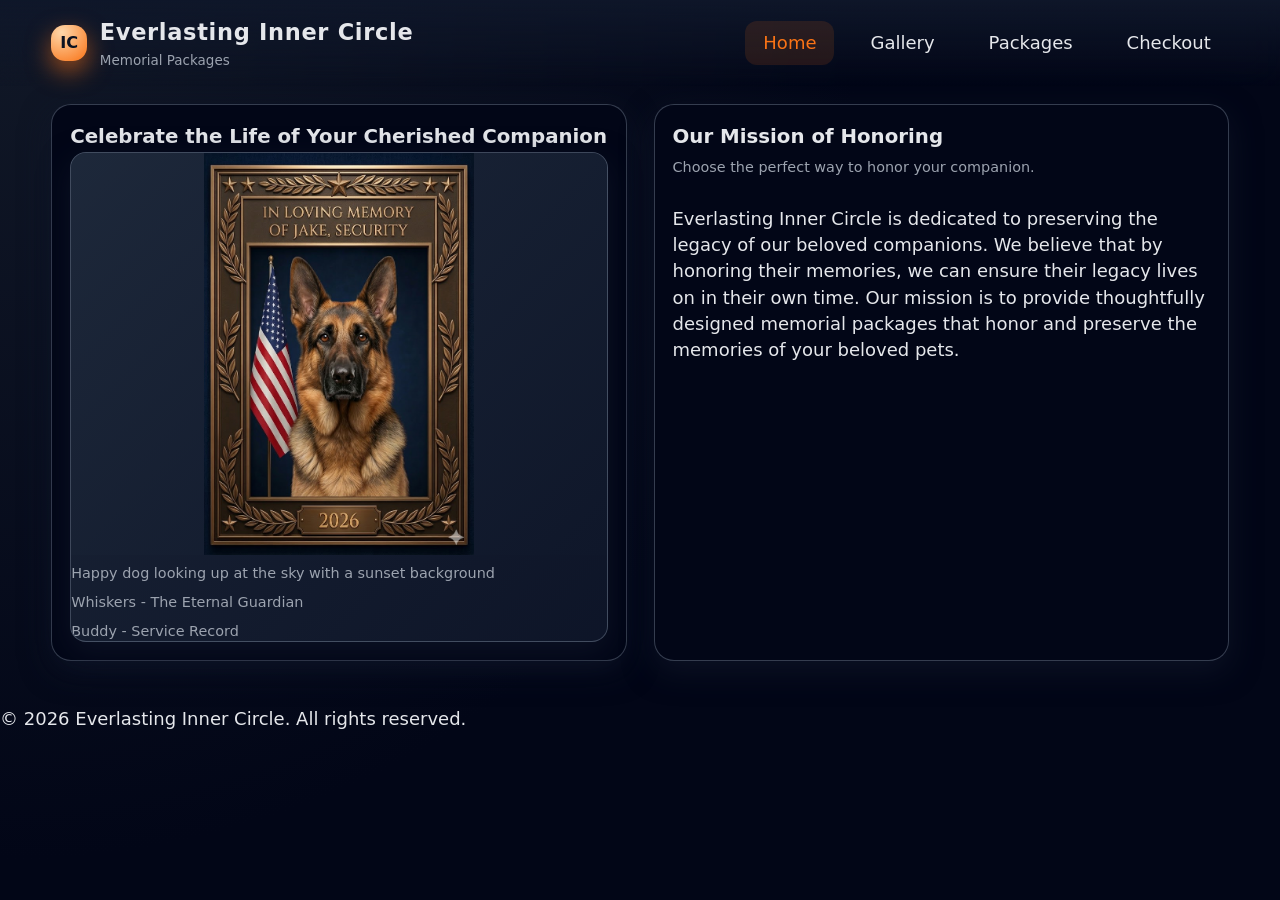
<file: index.html>
<!DOCTYPE html>
<html lang="en">
<head>
    <meta charset="UTF-8">
    <meta name="viewport" content="width=device-width, initial-scale=1.0">
    <title>Everlasting Inner Circle – Welcome</title>
    <link rel="stylesheet" href="style.css">
</head>
<body>
    <header class="site-header">
        <div class="logo-block">
            <div class="logo-mark">IC</div>
            <div class="logo-text">
                <h1>Everlasting Inner Circle</h1>
                <p>Memorial Packages</p>
            </div>
        </div>

        <button id="hamburgerBtn" class="hamburger" aria-controls="mainNav" aria-expanded="false" aria-label="Toggle navigation">
            <span class="hamburger-label">Menu</span>
        </button>

        <nav id="mainNav" class="main-nav" role="navigation">
            <a href="index.html" class="active">Home</a>
            <a href="gallery.html">Gallery</a>
            <a href="sales-items.html">Packages</a>
            <a href="checkout.html">Checkout</a>
        </nav>
    </header>

    <main class="layout landing-layout">
        <section class="panel panel-hero">
            <div class="panel-header">
                <h2>Celebrate the Life of Your Cherished Companion</h2>
            </div>
            <div class="hero-main-image">
                <img src="images/Jake.JPG"
                     srcset="images/Jake.JPG 1200w"
                     sizes="(max-width: 720px) 100vw, 600px"
                     loading="eager"
                     decoding="async"
                     alt="Happy dog looking up at the sky with a sunset background"
                     onerror="this.style.display='none'; this.parentElement.classList.add('image-fallback');">
                <p>Happy dog looking up at the sky with a sunset background</p>
                <p>Whiskers - The Eternal Guardian</p>
                <p>Buddy - Service Record</p>
            </div>

        </section>

        <section class="panel panel-featured">
            <div class="panel-header">
                <h2>Our Mission of Honoring</h2>
                <p class="panel-subtitle">Choose the perfect way to honor your companion.</p>
            </div>
            <p class="mission-desc">Everlasting Inner Circle is dedicated to preserving the legacy of our beloved companions. 
                We believe that by honoring their memories, we can ensure their legacy lives on in their own time. Our mission
                is to provide thoughtfully designed memorial packages that honor and preserve the memories of your beloved 
                pets.
            </p>

        </section>
    </main>

    <footer class="site-footer">
        <p>&copy; 2026 Everlasting Inner Circle. All rights reserved.</p>
    </footer>

    <script src="script.js"></script>
</body>
</html>
</file>
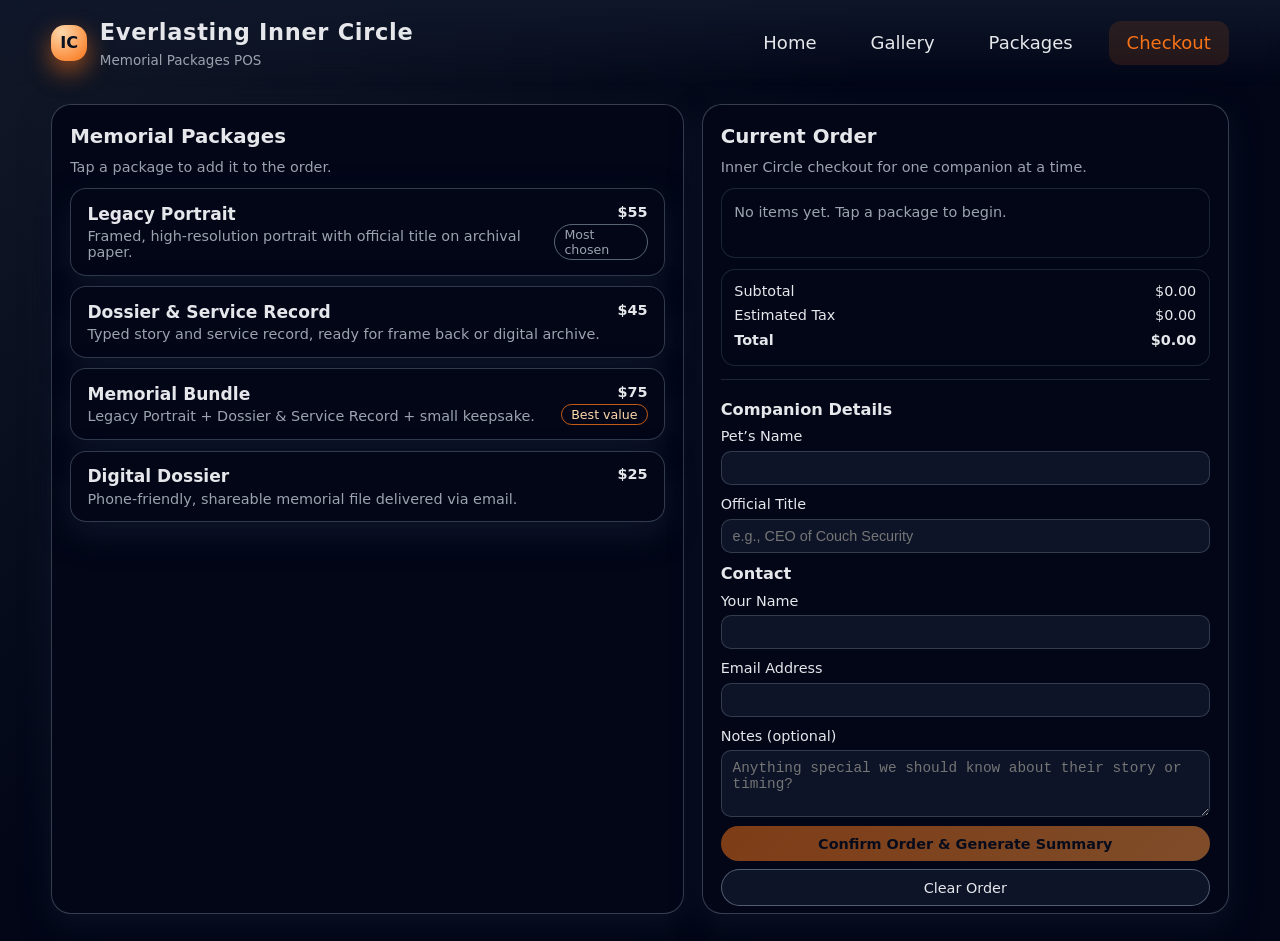
<file: checkout.html>
<!DOCTYPE html>
<html lang="en">
<head>
  <meta charset="UTF-8" />
  <title>Everlasting Inner Circle – Memorial POS</title>
  <meta name="viewport" content="width=device-width, initial-scale=1" />
  <meta
    name="description"
    content="Point-of-sale style ordering for Everlasting Inner Circle memorial packages."
  />
  <link rel="stylesheet" href="style.css" />
</head>
<body>
  <header class="site-header">
    <div class="logo-block">
      <div class="logo-mark">IC</div>
      <div class="logo-text">
        <h1>Everlasting Inner Circle</h1>
        <p>Memorial Packages POS</p>
      </div>
    </div>

    <button id="hamburgerBtn" class="hamburger" aria-controls="mainNav" aria-expanded="false" aria-label="Toggle navigation">
      <span class="hamburger-label">Menu</span>
    </button>

    <nav id="mainNav" class="main-nav" role="navigation">
      <a href="index.html">Home</a>
      <a href="gallery.html">Gallery</a>
      <a href="sales-items.html">Packages</a>
      <a href="checkout.html" class="active">Checkout</a>
    </nav>
  </header>

  <main class="layout">
    <!-- Left: Product selection -->
    <section class="panel panel-products">
      <div class="panel-header">
        <h2>Memorial Packages</h2>
        <p class="panel-subtitle">Tap a package to add it to the order.</p>
      </div>

      <div class="product-grid">
        <button
          class="product-card"
          data-product-id="legacy"
          data-name="Legacy Portrait"
          data-price="55"
        >
          <div class="product-main">
            <h3>Legacy Portrait</h3>
            <p class="product-desc">
              Framed, high-resolution portrait with official title on archival paper.
            </p>
          </div>
          <div class="product-meta">
            <span class="product-price">$55</span>
            <span class="product-tag">Most chosen</span>
          </div>
        </button>

        <button
          class="product-card"
          data-product-id="dossier"
          data-name="Dossier &amp; Service Record"
          data-price="45"
        >
          <div class="product-main">
            <h3>Dossier &amp; Service Record</h3>
            <p class="product-desc">
              Typed story and service record, ready for frame back or digital archive.
            </p>
          </div>
          <div class="product-meta">
            <span class="product-price">$45</span>
          </div>
        </button>

        <button
          class="product-card"
          data-product-id="bundle"
          data-name="Memorial Bundle"
          data-price="75"
        >
          <div class="product-main">
            <h3>Memorial Bundle</h3>
            <p class="product-desc">
              Legacy Portrait + Dossier &amp; Service Record + small keepsake.
            </p>
          </div>
          <div class="product-meta">
            <span class="product-price">$75</span>
            <span class="product-tag product-tag-accent">Best value</span>
          </div>
        </button>

        <button
          class="product-card"
          data-product-id="digital"
          data-name="Digital Dossier"
          data-price="25"
        >
          <div class="product-main">
            <h3>Digital Dossier</h3>
            <p class="product-desc">
              Phone-friendly, shareable memorial file delivered via email.
            </p>
          </div>
          <div class="product-meta">
            <span class="product-price">$25</span>
          </div>
        </button>
      </div>
    </section>

    <!-- Right: Order + checkout -->
    <section class="panel panel-order">
      <div class="panel-header">
        <h2>Current Order</h2>
        <p class="panel-subtitle">Inner Circle checkout for one companion at a time.</p>
      </div>

      <div class="order-summary" id="orderSummary">
        <p class="order-empty">No items yet. Tap a package to begin.</p>
      </div>

      <div class="order-totals">
        <div class="totals-row">
          <span>Subtotal</span>
          <span id="subtotal">$0.00</span>
        </div>
        <div class="totals-row">
          <span>Estimated Tax</span>
          <span id="tax">$0.00</span>
        </div>
        <div class="totals-row totals-row-strong">
          <span>Total</span>
          <span id="total">$0.00</span>
        </div>
      </div>

      <form id="checkoutForm" class="checkout-form" novalidate>
        <h3>Companion Details</h3>

        <div class="form-group">
          <label for="petName">Pet’s Name</label>
          <input type="text" id="petName" name="petName" required />
        </div>

        <div class="form-group">
          <label for="petTitle">Official Title</label>
          <input
            type="text"
            id="petTitle"
            name="petTitle"
            placeholder="e.g., CEO of Couch Security"
            required
          />
        </div>

        <h3>Contact</h3>

        <div class="form-group">
          <label for="yourName">Your Name</label>
          <input type="text" id="yourName" name="yourName" required />
        </div>

        <div class="form-group">
          <label for="email">Email Address</label>
          <input type="email" id="email" name="email" required />
        </div>

        <div class="form-group">
          <label for="notes">Notes (optional)</label>
          <textarea
            id="notes"
            name="notes"
            rows="3"
            placeholder="Anything special we should know about their story or timing?"
          ></textarea>
        </div>

        <div class="checkout-actions">
          <button type="submit" class="primary" id="checkoutBtn" disabled>
            Confirm Order &amp; Generate Summary
          </button>
          <button type="button" class="secondary" id="clearOrderBtn">
            Clear Order
          </button>
        </div>
      </form>

      <section id="orderReceipt" class="receipt hidden">
        <h3>Order Summary</h3>
        <pre id="receiptContent" class="receipt-content"></pre>
      </section>
    </section>
  </main>

  <script src="script.js"></script>
</body>
</html>
</file>
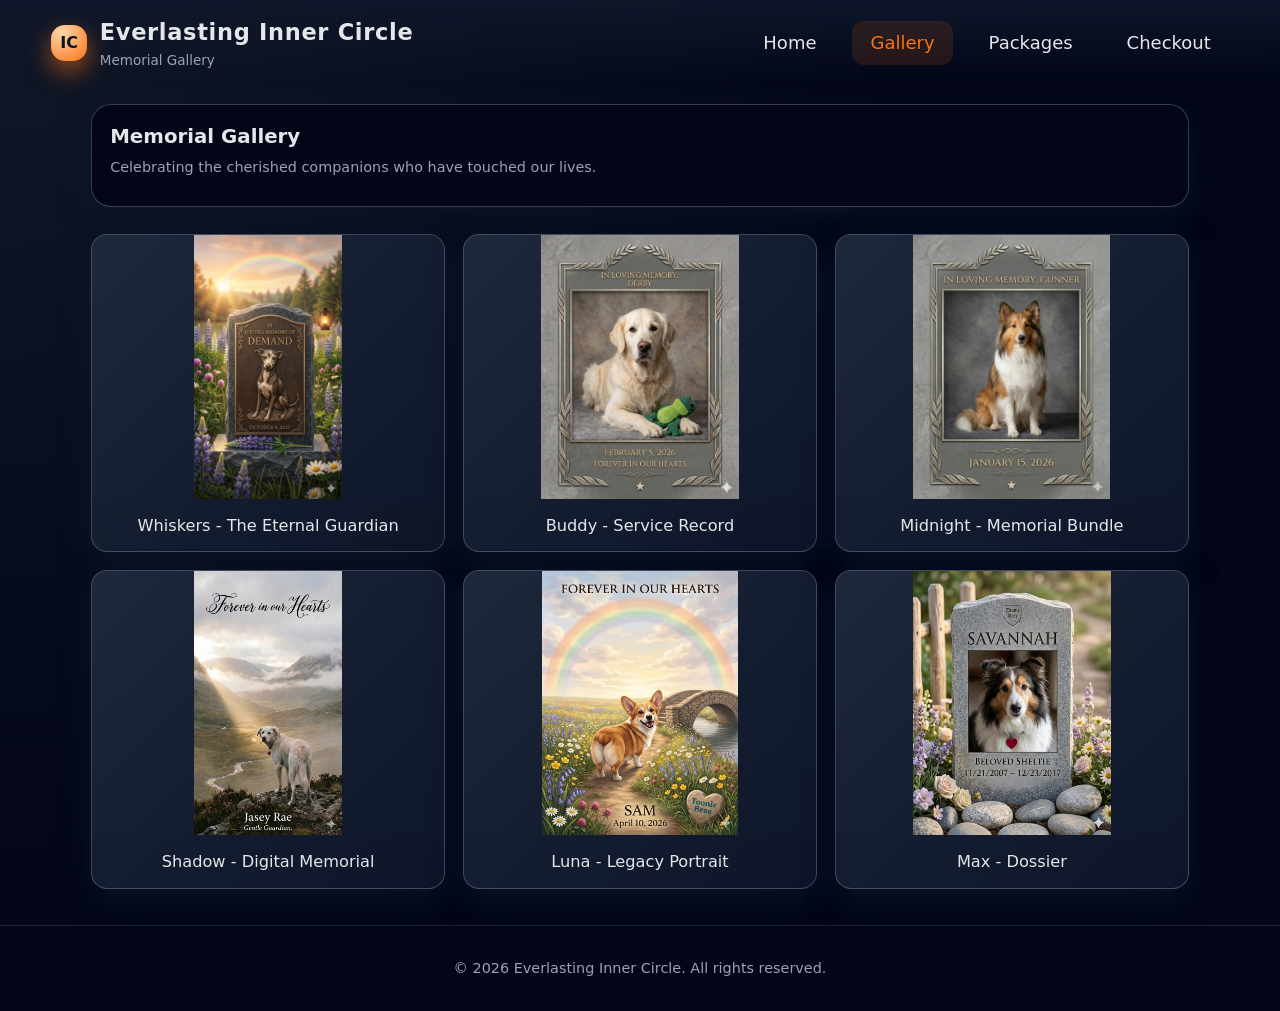
<file: gallery.html>
<!DOCTYPE html>
<html lang="en">
<head>
    <meta charset="UTF-8">
    <meta name="viewport" content="width=device-width, initial-scale=1.0">
    <title>Everlasting Inner Circle – Memorial Gallery</title>
    <link rel="stylesheet" href="style.css">
</head>
<body>
    <header class="site-header">
        <div class="logo-block">
            <div class="logo-mark">IC</div>
            <div class="logo-text">
                <h1>Everlasting Inner Circle</h1>
                <p>Memorial Gallery</p>
            </div>
        </div>

        <button id="hamburgerBtn" class="hamburger" aria-controls="mainNav" aria-expanded="false" aria-label="Toggle navigation">
            <span class="hamburger-label">Menu</span>
        </button>

        <nav id="mainNav" class="main-nav" role="navigation">
            <a href="index.html">Home</a>
            <a href="gallery.html" class="active">Gallery</a>
            <a href="sales-items.html">Packages</a>
            <a href="checkout.html">Checkout</a>
        </nav>
    </header>

    <main class="gallery-layout">
        <section class="panel gallery-hero">
            <div class="panel-header">
                <h2>Memorial Gallery</h2>
                <p class="panel-subtitle">Celebrating the cherished companions who have touched our lives.</p>
            </div>
        </section>

        <section class="gallery-grid">
            <div class="gallery-item">
                <img src="images/Demand.PNG" alt="Legacy Portrait Example" loading="lazy" decoding="async" onerror="this.parentElement.classList.add('image-missing'); this.style.display='none';">
                <p>Whiskers - The Eternal Guardian</p>
            </div>
            <div class="gallery-item">
                <img src="images/Derby.PNG" alt="Dossier Example" loading="lazy" decoding="async" onerror="this.parentElement.classList.add('image-missing'); this.style.display='none';">
                <p>Buddy - Service Record</p>
            </div>
            <div class="gallery-item">
                <img src="images/Gunner.PNG" alt="Bundle Example" loading="lazy" decoding="async" onerror="this.parentElement.classList.add('image-missing'); this.style.display='none';">
                <p>Midnight - Memorial Bundle</p>
            </div>
            <div class="gallery-item">
                <img src="images/Jasey.JPG" alt="Digital Dossier Example" loading="lazy" decoding="async" onerror="this.parentElement.classList.add('image-missing'); this.style.display='none';">
                <p>Shadow - Digital Memorial</p>
            </div>
            <div class="gallery-item">
                <img src="images/Sam.JPG" alt="Another Portrait" loading="lazy" decoding="async" onerror="this.parentElement.classList.add('image-missing'); this.style.display='none';">
                <p>Luna - Legacy Portrait</p>
            </div>
            <div class="gallery-item">
                <img src="images/Savannah.JPG" alt="Another Service Record" loading="lazy" decoding="async" onerror="this.parentElement.classList.add('image-missing'); this.style.display='none';">
                <p>Max - Dossier</p>
            </div>
        </section>
    </main>

    <footer class="site-footer">
        <p>&copy; 2026 Everlasting Inner Circle. All rights reserved.</p>
    </footer>

    <style>
        .gallery-layout {
            padding: 1rem 4vw 2rem;
            max-width: 1200px;
            margin: 0 auto;
        }

        .gallery-hero {
            margin-bottom: 1.5rem;
        }

        .gallery-grid {
            display: grid;
            grid-template-columns: repeat(auto-fit, minmax(280px, 1fr));
            gap: 1rem;
        }

        .gallery-item {
            border-radius: 16px;
            overflow: hidden;
            background: linear-gradient(135deg, rgba(30,41,59,0.9), rgba(15,23,42,0.9));
            border: 1px solid rgba(148, 163, 184, 0.35);
            box-shadow: var(--shadow-subtle);
            transition: transform 0.15s ease;
        }

        .gallery-item:hover {
            transform: translateY(-2px);
        }

        .gallery-item img {
            width: 100%;
            aspect-ratio: 4 / 3;
            height: auto;
            object-fit: contain;
            display: block;
            background: linear-gradient(135deg, rgba(30,41,59,0.8), rgba(15,23,42,0.9));
        }

        .gallery-item p {
            padding: 0.8rem;
            margin: 0;
            font-size: 0.9rem;
            text-align: center;
            color: var(--text-main);
        }

        .gallery-item.image-missing {
            min-height: 220px;
            display: flex;
            flex-direction: column;
            justify-content: center;
            align-items: center;
            color: var(--text-muted);
            background: linear-gradient(135deg, rgba(30,41,59,0.95), rgba(15,23,42,0.95));
        }

        .gallery-item.image-missing img {
            display: none;
        }

        .site-footer {
            padding: 1.5rem 4vw;
            text-align: center;
            border-top: 1px solid rgba(31, 41, 55, 0.9);
            font-size: 0.8rem;
            color: var(--text-muted);
        }

        .site-footer p {
            margin: 0.3rem 0;
        }

        @media (max-width: 640px) {
            .gallery-layout {
                padding: 1rem 3vw 1.5rem;
            }

            .gallery-grid {
                grid-template-columns: 1fr;
            }
        }
    </style>

    <script src="script.js"></script>
</body>
</html>
</file>
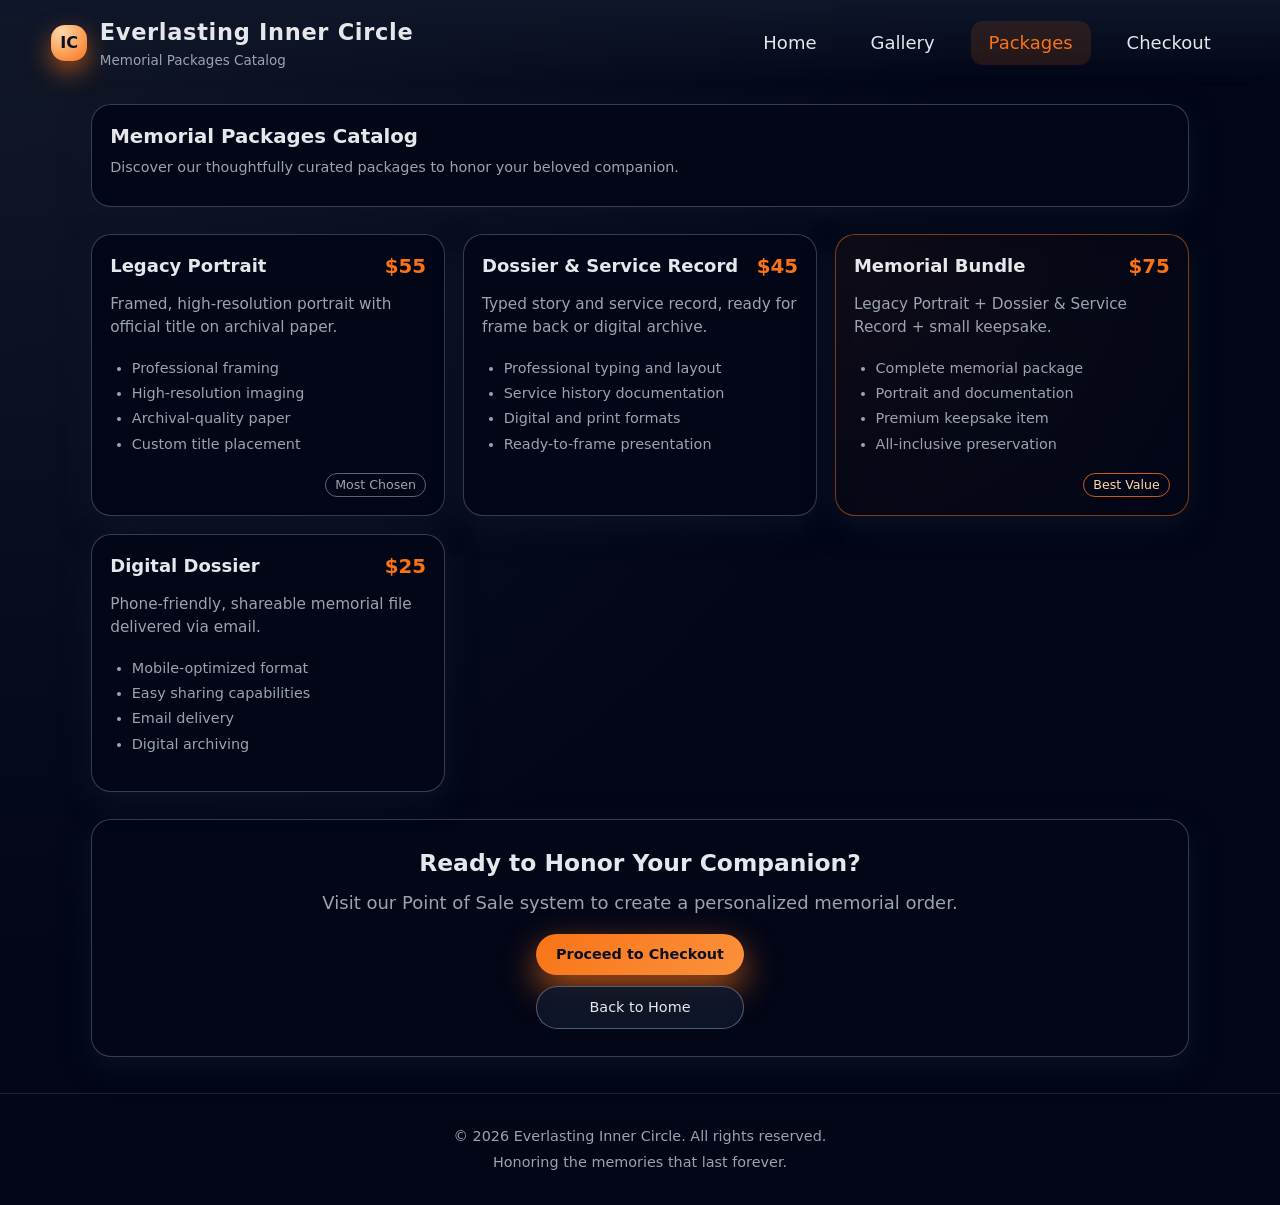
<file: sales-items.html>
<!DOCTYPE html>
<html lang="en">
<head>
    <meta charset="UTF-8">
    <meta name="viewport" content="width=device-width, initial-scale=1.0">
    <title>Everlasting Inner Circle – Memorial Packages Catalog</title>
    <link rel="stylesheet" href="style.css">
</head>
<body>
    <header class="site-header">
        <div class="logo-block">
            <div class="logo-mark">IC</div>
            <div class="logo-text">
                <h1>Everlasting Inner Circle</h1>
                <p>Memorial Packages Catalog</p>
            </div>
        </div>

        <button id="hamburgerBtn" class="hamburger" aria-controls="mainNav" aria-expanded="false" aria-label="Toggle navigation">
            <span class="hamburger-label">Menu</span>
        </button>

        <nav id="mainNav" class="main-nav" role="navigation">
            <a href="index.html">Home</a>
            <a href="gallery.html">Gallery</a>
            <a href="sales-items.html" class="active">Packages</a>
            <a href="checkout.html">Checkout</a>
        </nav>
    </header>

    <main class="catalog-layout">
        <section class="panel catalog-hero">
            <div class="panel-header">
                <h2>Memorial Packages Catalog</h2>
                <p class="panel-subtitle">Discover our thoughtfully curated packages to honor your beloved companion.</p>
            </div>
        </section>

        <section class="catalog-grid">
            <!-- Legacy Portrait Package -->
            <article class="panel catalog-card">
                <div class="catalog-card-header">
                    <h3>Legacy Portrait</h3>
                    <span class="catalog-price">$55</span>
                </div>
                <p class="catalog-desc">
                    Framed, high-resolution portrait with official title on archival paper.
                </p>
                <ul class="catalog-features">
                    <li>Professional framing</li>
                    <li>High-resolution imaging</li>
                    <li>Archival-quality paper</li>
                    <li>Custom title placement</li>
                </ul>
                <div class="catalog-footer">
                    <span class="product-tag">Most Chosen</span>
                </div>
            </article>

            <!-- Dossier & Service Record Package -->
            <article class="panel catalog-card">
                <div class="catalog-card-header">
                    <h3>Dossier &amp; Service Record</h3>
                    <span class="catalog-price">$45</span>
                </div>
                <p class="catalog-desc">
                    Typed story and service record, ready for frame back or digital archive.
                </p>
                <ul class="catalog-features">
                    <li>Professional typing and layout</li>
                    <li>Service history documentation</li>
                    <li>Digital and print formats</li>
                    <li>Ready-to-frame presentation</li>
                </ul>
                <div class="catalog-footer">
                </div>
            </article>

            <!-- Memorial Bundle Package -->
            <article class="panel catalog-card catalog-card-featured">
                <div class="catalog-card-header">
                    <h3>Memorial Bundle</h3>
                    <span class="catalog-price">$75</span>
                </div>
                <p class="catalog-desc">
                    Legacy Portrait + Dossier &amp; Service Record + small keepsake.
                </p>
                <ul class="catalog-features">
                    <li>Complete memorial package</li>
                    <li>Portrait and documentation</li>
                    <li>Premium keepsake item</li>
                    <li>All-inclusive preservation</li>
                </ul>
                <div class="catalog-footer">
                    <span class="product-tag product-tag-accent">Best Value</span>
                </div>
            </article>

            <!-- Digital Dossier Package -->
            <article class="panel catalog-card">
                <div class="catalog-card-header">
                    <h3>Digital Dossier</h3>
                    <span class="catalog-price">$25</span>
                </div>
                <p class="catalog-desc">
                    Phone-friendly, shareable memorial file delivered via email.
                </p>
                <ul class="catalog-features">
                    <li>Mobile-optimized format</li>
                    <li>Easy sharing capabilities</li>
                    <li>Email delivery</li>
                    <li>Digital archiving</li>
                </ul>
                <div class="catalog-footer">
                </div>
            </article>
        </section>

        <section class="panel catalog-cta">
            <h2>Ready to Honor Your Companion?</h2>
            <p>Visit our Point of Sale system to create a personalized memorial order.</p>
            <div class="cta-actions">
                <a href="checkout.html" class="primary">Proceed to Checkout</a>
                <a href="index.html" class="secondary">Back to Home</a>
            </div>
        </section>
    </main>

    <footer class="site-footer">
        <p>&copy; 2026 Everlasting Inner Circle. All rights reserved.</p>
        <p>Honoring the memories that last forever.</p>
    </footer>

    <script src="script.js"></script>

    <style>
        .catalog-layout {
            padding: 1rem 4vw 2rem;
            max-width: 1200px;
            margin: 0 auto;
        }

        .catalog-hero {
            margin-bottom: 1.5rem;
        }

        .catalog-grid {
            display: grid;
            grid-template-columns: repeat(auto-fit, minmax(280px, 1fr));
            gap: 1rem;
            margin-bottom: 1.5rem;
        }

        .catalog-card {
            display: flex;
            flex-direction: column;
        }

        .catalog-card-featured {
            border-color: rgba(248, 113, 22, 0.5);
            background: radial-gradient(circle at top left, rgba(248, 113, 22, 0.05), #020617);
        }

        .catalog-card-header {
            display: flex;
            justify-content: space-between;
            align-items: flex-start;
            gap: 0.8rem;
            margin-bottom: 0.6rem;
        }

        .catalog-card h3 {
            margin: 0;
            font-size: 1rem;
            flex: 1;
        }

        .catalog-price {
            font-size: 1.1rem;
            font-weight: 600;
            color: var(--accent);
            white-space: nowrap;
        }

        .catalog-desc {
            margin: 0 0 0.8rem;
            font-size: 0.85rem;
            color: var(--text-muted);
            line-height: 1.5;
        }

        .catalog-features {
            margin: 0 0 0.8rem;
            padding-left: 1.2rem;
            font-size: 0.8rem;
            color: var(--text-muted);
            flex-grow: 1;
        }

        .catalog-features li {
            margin: 0.25rem 0;
        }

        .catalog-footer {
            display: flex;
            justify-content: flex-end;
            gap: 0.4rem;
        }

        .catalog-cta {
            text-align: center;
            padding: 1.5rem;
        }

        .catalog-cta h2 {
            margin: 0 0 0.5rem;
            font-size: 1.3rem;
        }

        .catalog-cta p {
            margin: 0 0 1rem;
            color: var(--text-muted);
        }

        .cta-actions {
            display: flex;
            flex-direction: column;
            gap: 0.6rem;
            max-width: 300px;
            margin: 0 auto;
        }

        .cta-actions a {
            text-decoration: none;
            width: 100%;
        }

        .site-footer {
            padding: 1.5rem 4vw;
            text-align: center;
            border-top: 1px solid rgba(31, 41, 55, 0.9);
            font-size: 0.8rem;
            color: var(--text-muted);
        }

        .site-footer p {
            margin: 0.3rem 0;
        }

        @media (max-width: 640px) {
            .catalog-layout {
                padding: 1rem 3vw 1.5rem;
            }

            .catalog-grid {
                grid-template-columns: 1fr;
            }

            .cta-actions {
                max-width: 100%;
            }
        }

        .main-nav {
            display: flex;
            gap: 1rem;
        }

        .main-nav a {
            color: var(--text-main);
            text-decoration: none;
            padding: 0.5rem 1rem;
            border-radius: var(--radius-md);
            transition: background 0.15s ease;
        }

        .main-nav a:hover,
        .main-nav a.active {
            background: var(--accent-soft);
            color: var(--accent);
        }

    </style>
</body>
</html>
</file>
<file: style.css>
:root {
  --bg: #020617;
  --bg-elevated: #020617;
  --accent: #f97316;
  --accent-soft: rgba(249, 115, 22, 0.12);
  --text-main: #e5e7eb;
  --text-muted: #9ca3af;
  --border-subtle: #1f2937;
  --radius-lg: 18px;
  --radius-md: 12px;
  --radius-pill: 999px;
  --shadow-soft: 0 18px 45px rgba(15, 23, 42, 0.85);
  --shadow-subtle: 0 10px 30px rgba(15, 23, 42, 0.7);
  --font-sans: system-ui, -apple-system, BlinkMacSystemFont, "SF Pro Text",
    "Segoe UI", sans-serif;
  --vh: 1vh;
}

*,
*::before,
*::after {
  box-sizing: border-box;
}

html,
body {
  margin: 0;
  padding: 0;
  font-family: var(--font-sans);
  /* Fluid base font size for improved readability on mobile and desktop */
  font-size: clamp(15px, 1.6vw, 18px);
  line-height: 1.45;
  background: radial-gradient(circle at top left, #111827 0, #020617 55%);
  color: var(--text-main);
}

body {
  min-height: calc(var(--vh, 1vh) * 100);
}

/* Header */

.site-header {
  position: sticky;
  top: 0;
  z-index: 10;
  display: flex;
  align-items: center;
  justify-content: space-between;
  gap: 0.75rem;
  padding: 0.9rem max(4vw, env(safe-area-inset-right)) 0.9rem max(4vw, env(safe-area-inset-left));
  background: linear-gradient(to bottom, rgba(15, 23, 42, 0.96), transparent);
  backdrop-filter: blur(18px);
}

.logo-block {
  display: flex;
  align-items: center;
  gap: 0.7rem;
}

.logo-mark {
  width: 36px;
  height: 36px;
  border-radius: 14px;
  background: radial-gradient(circle at 30% 20%, #fed7aa, #f97316);
  display: flex;
  align-items: center;
  justify-content: center;
  color: #0b1120;
  font-weight: 700;
  font-size: 0.9rem;
  box-shadow: 0 10px 25px rgba(248, 113, 22, 0.6);
}

.logo-text h1 {
  margin: 0;
  /* Slightly larger, fluid heading so logo scales well */
  font-size: clamp(1rem, 2.6vw, 1.25rem);
  letter-spacing: 0.03em;
}

.logo-text p {
  margin: 0.1rem 0 0;
  font-size: 0.75rem;
  color: var(--text-muted);
}

/* Navigation */

.main-nav {
  display: flex;
  gap: 1rem;
}

.main-nav a {
  color: var(--text-main);
  text-decoration: none;
  padding: 0.5rem 1rem;
  border-radius: var(--radius-md);
  transition: background 0.15s ease;
}

.main-nav a:hover,
.main-nav a.active {
  background: var(--accent-soft);
  color: var(--accent);
}

/* Layout */

.layout {
  display: grid;
  grid-template-columns: minmax(0, 1.2fr) minmax(0, 1fr);
  gap: 1rem;
  padding: 1rem 4vw 1.5rem;
}

/* Landing layout (two-column hero + aside on wide screens) */
.landing-layout {
  grid-template-columns: 1fr 1fr;
  gap: 1.5rem;
}

/* Hero / panel adjustments */
.panel-hero {
  display: flex;
  flex-direction: column;
  justify-content: center;
}

.hero-main-image {
  border-radius: 16px;
  overflow: hidden;
  background: linear-gradient(135deg, rgba(30,41,59,0.9), rgba(15,23,42,0.9));
  border: 1px solid rgba(148, 163, 184, 0.35);
  box-shadow: var(--shadow-subtle);
  transition: transform 0.15s ease;
  display: flex;
  flex-direction: column;
  justify-content: center;
  align-items: stretch;
  width: 100%;
  max-width: 600px;
}

.hero-main-image img {
  width: 100%;
  aspect-ratio: 4 / 3;
  height: auto;
  object-fit: contain;
  object-position: center center;
  display: block;
  background: linear-gradient(135deg, rgba(30,41,59,0.8), rgba(15,23,42,0.9));
}

.hero-main-image .image-fallback,
.gallery-item.image-missing {
  background: linear-gradient(135deg, rgba(30,41,59,0.95), rgba(15,23,42,0.95));
  color: var(--text-muted);
  display: flex;
  align-items: center;
  justify-content: center;
  min-height: 200px;
}

.hero-main-image p {
  margin: 0.45rem 0 0;
  color: var(--text-muted);
  font-size: 0.8rem;
}

/* Accessibility, responsive images, motion and mobile spacing improvements */

/* Focus-visible for keyboard users */
:focus-visible {
  outline: 3px solid rgba(249,115,22,0.9);
  outline-offset: 2px;
}

/* Respect reduced motion settings */
@media (prefers-reduced-motion: reduce) {
  * {
    transition: none !important;
    animation: none !important;
  }
}

/* Make primary/secondary controls easier to tap on small screens */
@media (max-width: 640px) {
  .primary,
  .secondary {
    width: 100%;
    padding: 0.9rem 1rem;
    font-size: 1rem;
  }

  /* Increase layout padding and stack earlier for larger phones */
  .layout {
    padding: 1rem 4vw 1.5rem;
  }

  .panel {
    padding: 1rem;
  }
}

/* Mid-size breakpoint for phablets — improve spacing and stack columns earlier */
@media (max-width: 720px) {
  .layout {
    grid-template-columns: minmax(0, 1fr);
    padding-inline: 3vw;
  }

  .hero-main-image {
    width: 100%;
  }

}

/* UA-targeted tweaks (applied by JS when deep device-specific logic is needed) */
.ua-ios-safari .site-header {
  /* Safari on iOS needs the -webkit-backdrop-filter vendor prefix */
  -webkit-backdrop-filter: blur(18px);
  backdrop-filter: blur(18px);
  /* Improve stacking context for translucent header on iOS */
  transform: translateZ(0);
}

/* Sticky header fallback: applied when position:sticky isn't reliable */
.site-header--fixed-fallback {
  position: fixed !important;
  top: 0;
  left: 0;
  right: 0;
  z-index: 9999;
  box-shadow: 0 6px 20px rgba(0,0,0,0.3);
}

/* Hamburger (small-screen) */
.hamburger {
  display: none;
  background: transparent;
  border: none;
  padding: 0;
  margin-left: 0.6rem;
  cursor: pointer;
  align-items: center;
  justify-content: center;
  color: #ffffff;
  font-weight: 700;
  font-size: 0.8rem;
  letter-spacing: 0.02em;
  text-transform: none;
  -webkit-appearance: none;
  appearance: none;
}

.hamburger:hover,
.hamburger:focus-visible {
  color: #dbeafe;
}

.hamburger-label {
  display: inline-block;
  line-height: 1;
  white-space: nowrap;
  color: #ffffff;
  font-size: 0.8rem;
  font-weight: 700;
}


/* Small screen nav (hidden by default, toggled via .open) */
@media (max-width: 640px) {
  .hamburger {
    display: inline-flex;
  }

  /* Don't hide nav wholesale — allow JS to toggle visibility for accessible menu */
  .main-nav {
    display: none;
    position: absolute;
    right: max(4vw, env(safe-area-inset-right));
    top: calc(100% + 8px);
    background: rgba(2, 6, 23, 0.98);
    border: 1px solid rgba(148,163,184,0.12);
    padding: 0.6rem;
    border-radius: 10px;
    box-shadow: 0 10px 30px rgba(0,0,0,0.6);
    flex-direction: column;
    gap: 0.2rem;
    min-width: 160px;
    width: min(200px, calc(100vw - 2rem));
    z-index: 20;
  }

  .main-nav.open {
    display: flex;
  }

  /* Make nav links full-width tappable on small screens */
  .main-nav a {
    display: block;
    padding: 0.6rem 0.8rem;
    border-radius: 8px;
    text-align: right;
    white-space: nowrap;
  }
}

.panel {
  background: var(--bg-elevated);
  border-radius: 20px;
  border: 1px solid rgba(148, 163, 184, 0.35);
  box-shadow: var(--shadow-subtle);
  padding: 1rem;
  display: flex;
  flex-direction: column;
  min-height: 0;
}

.panel-header h2 {
  margin: 0;
  font-size: 1.1rem;
}

.panel-subtitle {
  margin: 0.25rem 0 0.6rem;
  font-size: 0.8rem;
  color: var(--text-muted);
}

/* Products */

.product-grid {
  display: grid;
  grid-template-columns: minmax(0, 1fr);
  gap: 0.6rem;
}

.product-card {
  border-radius: 16px;
  border: 1px solid rgba(55, 65, 81, 0.9);
  background: radial-gradient(circle at top left, #020617, #020617);
  box-shadow: 0 12px 30px rgba(15, 23, 42, 0.9);
  padding: 0.8rem 0.9rem;
  display: flex;
  justify-content: space-between;
  gap: 0.7rem;
  cursor: pointer;
  text-align: left;
  color: inherit;
  transition: transform 0.08s ease, box-shadow 0.12s ease,
    border-color 0.12s ease, background 0.12s ease;
}

.product-card:active {
  transform: scale(0.98);
}

.product-card:hover {
  border-color: var(--accent);
  box-shadow: 0 16px 40px rgba(248, 113, 22, 0.4);
  background: radial-gradient(circle at top left, #020617, #111827);
}

.product-main h3 {
  margin: 0 0 0.25rem;
  font-size: 0.95rem;
}

.product-desc {
  margin: 0;
  font-size: 0.8rem;
  color: var(--text-muted);
}

.product-meta {
  display: flex;
  flex-direction: column;
  align-items: flex-end;
  gap: 0.25rem;
  font-size: 0.8rem;
}

.product-price {
  font-weight: 600;
}

.product-tag {
  padding: 0.1rem 0.5rem;
  border-radius: 999px;
  border: 1px solid rgba(148, 163, 184, 0.6);
  font-size: 0.7rem;
  color: var(--text-muted);
}

.product-tag-accent {
  border-color: rgba(248, 113, 22, 0.8);
  color: #fed7aa;
}

/* Order summary */

.panel-order {
  max-height: calc(100vh - 90px);
}

.order-summary {
  border-radius: 14px;
  border: 1px solid rgba(31, 41, 55, 0.9);
  background: radial-gradient(circle at top left, #020617, #020617);
  padding: 0.7rem 0.7rem 0.6rem;
  min-height: 70px;
  font-size: 0.8rem;
  overflow-y: auto;
}

.order-empty {
  margin: 0;
  color: var(--text-muted);
}

.order-line {
  display: flex;
  align-items: center;
  justify-content: space-between;
  gap: 0.4rem;
  padding: 0.25rem 0;
}

.order-line-main {
  display: flex;
  flex-direction: column;
}

.order-line-name {
  font-size: 0.85rem;
}

.order-line-meta {
  font-size: 0.75rem;
  color: var(--text-muted);
}

.order-line-actions {
  display: flex;
  align-items: center;
  gap: 0.25rem;
}

.qty-btn {
  /* Ensure a comfortable touch target while allowing compact layout on desktop */
  min-width: 44px;
  min-height: 44px;
  width: auto;
  height: auto;
  padding: 0;
  border-radius: 999px;
  border: 1px solid rgba(55, 65, 81, 0.9);
  background: rgba(15, 23, 42, 0.9);
  color: var(--text-main);
  font-size: 1rem;
  display: inline-flex;
  align-items: center;
  justify-content: center;
  cursor: pointer;
}

/* Make quantity controls slightly smaller on very large displays while keeping tap targets */
@media (min-width: 1200px) {
  .qty-btn {
    min-width: 36px;
    min-height: 36px;
    font-size: 0.95rem;
  }
}

.qty-value {
  min-width: 18px;
  text-align: center;
  font-size: 0.8rem;
}

.order-line-total {
  font-size: 0.8rem;
}

/* Totals */

.order-totals {
  margin-top: 0.6rem;
  border-radius: 14px;
  border: 1px solid rgba(31, 41, 55, 0.9);
  background: radial-gradient(circle at top left, #020617, #020617);
  padding: 0.6rem 0.7rem;
  font-size: 0.8rem;
}

.totals-row {
  display: flex;
  justify-content: space-between;
  margin-bottom: 0.2rem;
}

.totals-row-strong {
  font-weight: 600;
}

/* Form */

.checkout-form {
  margin-top: 0.7rem;
  padding-top: 0.6rem;
  border-top: 1px solid rgba(31, 41, 55, 0.9);
}

.checkout-form h3 {
  margin: 0.4rem 0 0.3rem;
  font-size: 0.9rem;
}

.form-group {
  display: flex;
  flex-direction: column;
  gap: 0.2rem;
  margin-bottom: 0.5rem;
}

label {
  font-size: 0.8rem;
}

input,
textarea {
  border-radius: 10px;
  border: 1px solid rgba(55, 65, 81, 0.9);
  background: rgba(15, 23, 42, 0.9);
  color: var(--text-main);
  padding: 0.45rem 0.6rem;
  font-size: 0.8rem;
  outline: none;
  transition: border-color 0.15s ease, box-shadow 0.15s ease,
    background 0.15s ease;
}

input:focus,
textarea:focus {
  border-color: var(--accent);
  box-shadow: 0 0 0 1px rgba(249, 115, 22, 0.4);
  background: #020617;
}

textarea {
  resize: vertical;
}

.field-error {
  border-color: #f97373 !important;
}

/* Buttons */

button {
  font-family: inherit;
}

.primary,
.secondary {
  border-radius: var(--radius-pill);
  padding: 0.55rem 1.1rem;
  font-size: 0.8rem;
  border: none;
  cursor: pointer;
  display: inline-flex;
  align-items: center;
  justify-content: center;
  gap: 0.35rem;
  transition: transform 0.1s ease, box-shadow 0.15s ease, background 0.15s ease,
    color 0.15s ease, opacity 0.15s ease;
}

.primary {
  background: linear-gradient(135deg, #f97316, #fb923c);
  color: #0b1120;
  box-shadow: 0 14px 35px rgba(248, 113, 22, 0.7);
  font-weight: 600;
  width: 100%;
}

.primary:disabled {
  opacity: 0.5;
  cursor: default;
  box-shadow: none;
}

.primary:not(:disabled):hover {
  transform: translateY(-1px);
  box-shadow: 0 18px 45px rgba(248, 113, 22, 0.85);
}

.secondary {
  background: rgba(15, 23, 42, 0.9);
  color: var(--text-main);
  border: 1px solid rgba(148, 163, 184, 0.5);
  width: 100%;
}

.secondary:hover {
  background: rgba(15, 23, 42, 1);
  transform: translateY(-1px);
}

.checkout-actions {
  display: flex;
  flex-direction: column;
  gap: 0.4rem;
  margin-top: 0.4rem;
}

/* Receipt */

.receipt {
  margin-top: 0.7rem;
  border-radius: 14px;
  border: 1px solid rgba(31, 41, 55, 0.9);
  background: radial-gradient(circle at top left, #020617, #020617);
  padding: 0.7rem;
  font-size: 0.8rem;
}

.receipt h3 {
  margin: 0 0 0.3rem;
  font-size: 0.9rem;
}

.receipt-content {
  margin: 0;
  font-family: ui-monospace, SFMono-Regular, Menlo, Monaco, Consolas,
    "Liberation Mono", "Courier New", monospace;
  white-space: pre-wrap;
}

.hidden {
  display: none;
}

/* Responsive */

/* Larger screens: allow the hero to behave responsively while keeping a two-column layout */
@media (max-width: 1200px) {
  .hero-main-image {
    width: 100%;
    max-width: 600px;
    height: auto;
  }
}

@media (max-width: 900px) {
  .layout {
    grid-template-columns: minmax(0, 1fr);
  }

  .panel-order {
    max-height: none;
  }

  .hero-main-image {
    width: 100%;
    max-width: 600px;
    height: auto;
  }

  .hero-main-image img {
    height: auto;
    object-fit: contain;
  }
}

@media (max-width: 640px) {
  .site-header {
    padding-inline: 3vw;
  }

  .layout {
    padding-inline: 3vw;
  }

  .panel {
    padding: 0.9rem;
  }

  .main-nav {
    display: none;
  }

  .logo-text h1 {
    font-size: 1rem;
  }
}
</file>
